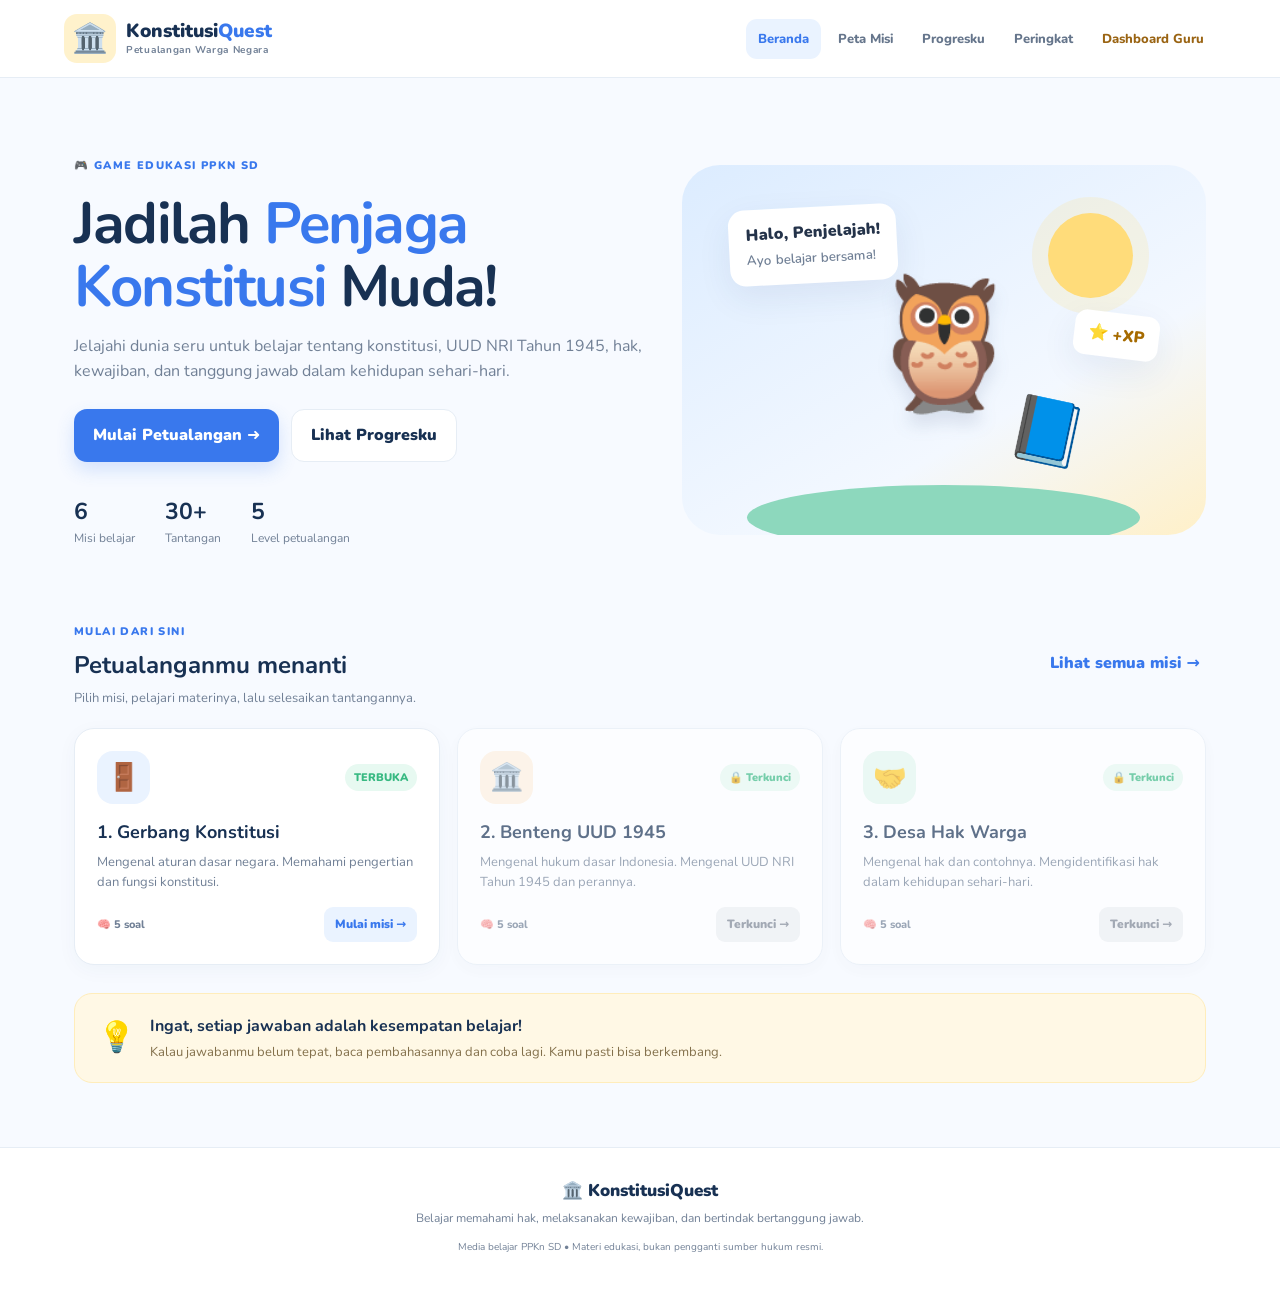
<file: index.html>
<!DOCTYPE html>
<html lang="id">
<head>
  <meta charset="UTF-8">
  <meta name="viewport" content="width=device-width, initial-scale=1">
  <meta name="description" content="Konstitusi Quest — game edukasi PPKn untuk siswa sekolah dasar.">
  <title>Konstitusi Quest | Petualangan Warga Negara</title>
  <link rel="stylesheet" href="style.css">
</head>
<body>
  <header class="topbar">
    <a class="brand" href="#" onclick="showPage('home');return false;"><span class="brand-mark">🏛️</span><span>Konstitusi<span class="brand-accent">Quest</span><small>Petualangan Warga Negara</small></span></a>
    <nav>
      <button class="nav-btn active" data-page="home" onclick="showPage('home')">Beranda</button>
      <button class="nav-btn" data-page="missions" onclick="showPage('missions')">Peta Misi</button>
      <button class="nav-btn" data-page="student" onclick="showPage('student')">Progresku</button>
      <button class="nav-btn" data-page="leaderboard" onclick="showPage('leaderboard')">Peringkat</button>
      <button class="nav-btn teacher-nav" data-page="teacher" onclick="showPage('teacher')">Dashboard Guru</button>
    </nav>
  </header>

  <main>
    <section id="page-home" class="page active">
      <div class="hero">
        <div class="hero-copy">
          <div class="eyebrow">🎮 GAME EDUKASI PPKn SD</div>
          <h1>Jadilah <span>Penjaga Konstitusi</span> Muda!</h1>
          <p>Jelajahi dunia seru untuk belajar tentang konstitusi, UUD NRI Tahun 1945, hak, kewajiban, dan tanggung jawab dalam kehidupan sehari-hari.</p>
          <div class="hero-actions">
            <button class="btn btn-primary" onclick="showPage('missions')">Mulai Petualangan <span>➜</span></button>
            <button class="btn btn-secondary" onclick="showPage('student')">Lihat Progresku</button>
          </div>
          <div class="hero-stats"><div><strong>6</strong><span>Misi belajar</span></div><div><strong>30+</strong><span>Tantangan</span></div><div><strong>5</strong><span>Level petualangan</span></div></div>
        </div>
        <div class="hero-art"><div class="sun"></div><div class="floating-card card-one">⭐ +XP</div><div class="mascot">🦉</div><div class="book">📘</div><div class="speech">Halo, Penjelajah!<br><small>Ayo belajar bersama!</small></div><div class="island"></div></div>
      </div>
      <div class="section-heading"><div><span class="eyebrow">MULAI DARI SINI</span><h2>Petualanganmu menanti</h2><p>Pilih misi, pelajari materinya, lalu selesaikan tantangannya.</p></div><button class="text-button" onclick="showPage('missions')">Lihat semua misi →</button></div>
      <div id="home-missions" class="mission-grid"></div>
      <div class="tip-banner"><div class="tip-icon">💡</div><div><strong>Ingat, setiap jawaban adalah kesempatan belajar!</strong><p>Kalau jawabanmu belum tepat, baca pembahasannya dan coba lagi. Kamu pasti bisa berkembang.</p></div></div>
    </section>

    <section id="page-missions" class="page">
      <div class="page-intro"><span class="eyebrow">PETA PETUALANGAN</span><h1>Enam Misi Penjaga Konstitusi</h1><p>Selesaikan misi secara berurutan untuk mengumpulkan XP dan membuka lencana.</p></div>
      <div class="progress-strip"><div><strong id="mission-count">0 dari 6 misi selesai</strong><span>Perjalananmu menjadi Penjaga Konstitusi Muda</span></div><div class="progress-track"><span id="overall-progress"></span></div></div>
      <div id="mission-grid" class="mission-grid"></div>
    </section>

    <section id="page-quiz" class="page">
      <button class="back-link" onclick="showPage('missions')">← Kembali ke peta misi</button>
      <div class="quiz-shell">
        <div class="quiz-top"><span id="quiz-mission-tag" class="eyebrow">MISI 1</span><span id="quiz-question-count">Soal 1 dari 5</span></div>
        <div class="progress-track quiz-progress"><span id="quiz-progress"></span></div>
        <div id="quiz-content"></div>
      </div>
    </section>

    <section id="page-result" class="page">
      <div class="result-card">
        <div id="result-emoji" class="result-emoji">🎉</div>
        <span class="eyebrow">MISI SELESAI</span>
        <h1 id="result-title">Kerja bagus!</h1>
        <p id="result-message">Kamu telah menyelesaikan tantangan.</p>
        <div class="score-circle"><strong id="result-score">0</strong><span>SKOR</span></div>
        <div class="result-stats"><div><strong id="result-correct">0/0</strong><span>Jawaban benar</span></div><div><strong id="result-xp">+0 XP</strong><span>XP didapat</span></div><div><strong id="result-badge">—</strong><span>Lencana</span></div></div>
        <div id="result-review" class="review-list"></div>
        <div class="hero-actions centered"><button class="btn btn-primary" onclick="showPage('missions')">Pilih Misi Berikutnya →</button><button class="btn btn-secondary" onclick="showPage('student')">Lihat Progresku</button></div>
      </div>
    </section>

    <section id="page-student" class="page">
      <div class="page-intro"><span class="eyebrow">DASHBOARD SISWA</span><h1>Halo, Penjelajah! 👋</h1><p>Perjalanan kecilmu hari ini adalah langkah besar untuk belajar menjadi warga negara yang bertanggung jawab.</p></div>
      <div class="profile-panel"><div class="avatar">🦉</div><div class="profile-info"><label for="student-name">Nama tampilan</label><div class="name-edit"><input id="student-name" maxlength="30" placeholder="Tulis nama panggilanmu"><button class="btn btn-small btn-primary" onclick="saveName()">Simpan</button></div><strong id="student-level">Penjelajah Konstitusi</strong><span id="student-xp">0 XP terkumpul</span></div><div class="level-medal">🏅<small>LEVEL</small><strong id="level-number">1</strong></div></div>
      <div class="dashboard-grid"><div class="stat-card"><span class="stat-icon">🗺️</span><strong id="student-completed">0/6</strong><span>Misi selesai</span></div><div class="stat-card"><span class="stat-icon">⭐</span><strong id="student-total-score">0%</strong><span>Rata-rata skor</span></div><div class="stat-card"><span class="stat-icon">🎖️</span><strong id="student-badges">0</strong><span>Lencana</span></div></div>
      <div class="section-heading"><div><h2>Catatan perjalanan</h2><p>Hasil terbaikmu di setiap misi.</p></div></div>
      <div id="student-history" class="history-list"></div>
      <div class="tip-banner"><div class="tip-icon">🌱</div><div><strong>Belajar itu proses, bukan perlombaan.</strong><p>Ulangi misi untuk melatih pemahamanmu. Skor terbaikmu akan tetap tercatat.</p></div></div>
    </section>

    <section id="page-leaderboard" class="page">
      <div class="page-intro"><span class="eyebrow">PAPAN PENCAPAIAN</span><h1>Hall of Explorers 🏆</h1><p>Apresiasi untuk semangat belajar dan pencapaian. Setiap orang punya kesempatan untuk berkembang!</p></div>
      <div class="leaderboard-card"><div class="leaderboard-head"><div><h2>Peringkat petualang</h2><p>Contoh peringkat pada perangkat ini</p></div><span class="pill">⭐ Berdasarkan XP</span></div><div id="leaderboard-list"></div><p class="small-note">Peringkat ini merupakan demo lokal. Untuk leaderboard bersama antarsiswa, hubungkan website ke backend dan database.</p></div>
    </section>

    <section id="page-teacher" class="page">
      <div class="page-intro"><span class="eyebrow">RUANG GURU</span><h1>Dashboard Guru 📊</h1><p>Pantau hasil latihan pada perangkat ini dan gunakan data contoh untuk mengenal fitur dashboard.</p></div>
      <div class="demo-warning">ℹ️ Mode demo: data tersimpan di browser yang sedang digunakan. Ini belum merupakan sistem kelas online dengan database bersama.</div>
      <div class="dashboard-grid teacher-stats"><div class="stat-card"><span class="stat-icon">👩‍🎓</span><strong id="teacher-student-count">1</strong><span>Profil lokal</span></div><div class="stat-card"><span class="stat-icon">📝</span><strong id="teacher-attempt-count">0</strong><span>Percobaan kuis</span></div><div class="stat-card"><span class="stat-icon">📈</span><strong id="teacher-average">0%</strong><span>Rata-rata skor</span></div></div>
      <div class="teacher-panel"><div class="section-heading"><div><h2>Ringkasan hasil per misi</h2><p>Gunakan hasil ini untuk menentukan materi yang perlu diulas kembali.</p></div><button class="btn btn-secondary btn-small" onclick="exportCSV()">Unduh laporan CSV</button></div><div id="teacher-mission-results"></div></div>
      <div class="teacher-panel"><h2>Materi pembelajaran</h2><p>Enam misi mengikuti urutan materi dari pengenalan konstitusi hingga sikap bertanggung jawab.</p><div id="teacher-material-list" class="material-list"></div></div>
    </section>
  </main>

  <footer><div class="footer-brand">🏛️ KonstitusiQuest</div><p>Belajar memahami hak, melaksanakan kewajiban, dan bertindak bertanggung jawab.</p><small>Media belajar PPKn SD • Materi edukasi, bukan pengganti sumber hukum resmi.</small></footer>
  <script src="script.js"></script>
</body>
</html>
</file>
<file: style.css>
@import url('https://fonts.googleapis.com/css2?family=Nunito:wght@400;500;600;700;800;900&display=swap');
:root{--navy:#183153;--blue:#3978ed;--blue-dark:#2458bd;--sky:#eaf3ff;--yellow:#ffc857;--coral:#ff786b;--green:#38b982;--ink:#24334a;--muted:#718096;--line:#e6edf5;--paper:#fff;--bg:#f7faff;--shadow:0 12px 34px rgba(34,67,112,.08)}
*{box-sizing:border-box}body{margin:0;background:var(--bg);color:var(--ink);font-family:'Nunito',system-ui,sans-serif;line-height:1.55}button,input{font:inherit}button{cursor:pointer}button:focus-visible,input:focus-visible{outline:3px solid #9fc1ff;outline-offset:2px}.topbar{height:auto;min-height:78px;padding:14px clamp(16px,5vw,72px);display:flex;align-items:center;justify-content:space-between;gap:20px;background:#fff;border-bottom:1px solid var(--line);position:sticky;top:0;z-index:10}.brand{display:flex;gap:10px;align-items:center;text-decoration:none;color:var(--navy);font-weight:900;font-size:19px;line-height:1.15}.brand-mark{font-size:29px;background:#fff2cc;border-radius:13px;padding:8px}.brand-accent{color:var(--blue)}.brand small{display:block;color:var(--muted);font-size:10px;letter-spacing:.7px;font-weight:700;margin-top:3px}.topbar nav{display:flex;gap:5px;flex-wrap:wrap;justify-content:flex-end}.nav-btn{border:0;background:transparent;color:#65758b;font-weight:800;font-size:13px;padding:10px 12px;border-radius:11px}.nav-btn:hover,.nav-btn.active{background:var(--sky);color:var(--blue)}.teacher-nav{color:#9a6413}.page{display:none;max-width:1240px;margin:auto;padding:38px clamp(16px,5vw,54px) 64px;min-height:65vh}.page.active{display:block}.hero{display:grid;grid-template-columns:1.05fr .95fr;align-items:center;gap:28px;padding:36px 0 50px}.eyebrow{display:inline-flex;align-items:center;color:var(--blue);font-size:11px;font-weight:900;letter-spacing:1.4px;text-transform:uppercase}.hero h1,.page-intro h1{font-size:clamp(34px,5vw,58px);line-height:1.08;color:var(--navy);letter-spacing:-1.8px;margin:16px 0}.hero h1 span{color:var(--blue)}.hero-copy>p,.page-intro p{font-size:16px;color:var(--muted);max-width:620px}.hero-actions{display:flex;gap:12px;flex-wrap:wrap;margin-top:25px}.btn{border:0;border-radius:13px;padding:13px 19px;font-weight:900;transition:transform .15s,box-shadow .15s}.btn:hover{transform:translateY(-2px)}.btn-primary{background:var(--blue);color:white;box-shadow:0 8px 18px #3978ed30}.btn-primary:hover{background:var(--blue-dark)}.btn-secondary{background:white;color:var(--navy);border:1px solid var(--line)}.btn-small{padding:8px 13px;font-size:12px;border-radius:9px}.hero-stats{display:flex;gap:30px;margin-top:32px}.hero-stats div{display:flex;flex-direction:column}.hero-stats strong{font-size:23px;color:var(--navy)}.hero-stats span{font-size:12px;color:var(--muted)}.hero-art{height:370px;position:relative;background:linear-gradient(150deg,#dcecff,#f3f8ff 65%,#fff0c8);border-radius:38px;overflow:hidden;display:flex;align-items:center;justify-content:center}.sun{position:absolute;right:14%;top:13%;width:85px;height:85px;border-radius:50%;background:#ffdc7a;box-shadow:0 0 0 16px #ffdc7a30}.mascot{font-size:130px;z-index:2;filter:drop-shadow(0 12px 8px #35537a20);transform:translateY(-5px)}.book{position:absolute;font-size:62px;bottom:55px;right:23%;transform:rotate(12deg)}.island{position:absolute;width:75%;height:65px;bottom:-15px;background:#8dd8bd;border-radius:50%}.speech{position:absolute;z-index:3;top:42px;left:9%;background:white;padding:13px 17px;border-radius:16px;font-weight:900;box-shadow:var(--shadow);transform:rotate(-3deg)}.speech small{font-weight:600;color:var(--muted)}.floating-card{position:absolute;z-index:3;right:9%;top:40%;background:white;border-radius:12px;padding:10px 14px;font-weight:900;color:#a66b00;box-shadow:var(--shadow);transform:rotate(7deg)}.section-heading{display:flex;align-items:center;justify-content:space-between;gap:15px;margin:20px 0}.section-heading h2,.teacher-panel h2,.leaderboard-head h2{margin:4px 0;color:var(--navy);font-size:24px}.section-heading p,.leaderboard-head p{margin:0;color:var(--muted);font-size:13px}.text-button,.back-link{background:none;border:0;color:var(--blue);font-weight:900}.mission-grid{display:grid;grid-template-columns:repeat(3,minmax(0,1fr));gap:17px}.mission-card{position:relative;background:white;border:1px solid var(--line);border-radius:20px;padding:22px;box-shadow:0 5px 20px #1f47700a;display:flex;flex-direction:column;min-height:235px;transition:transform .18s,box-shadow .18s}.mission-card:hover{transform:translateY(-3px);box-shadow:var(--shadow)}.mission-card.locked{opacity:.68}.mission-top{display:flex;justify-content:space-between;align-items:center}.mission-icon{width:53px;height:53px;display:grid;place-items:center;border-radius:16px;background:var(--mission-bg,#eaf3ff);font-size:27px}.mission-status{font-size:11px;font-weight:900;color:var(--green);background:#e7f9f1;padding:5px 9px;border-radius:20px}.mission-card h3{margin:15px 0 5px;color:var(--navy);font-size:18px}.mission-card p{color:var(--muted);font-size:13px;margin:0 0 15px;flex:1}.mission-foot{display:flex;align-items:center;justify-content:space-between;gap:8px;color:var(--muted);font-size:11px;font-weight:800}.mini-btn{border:0;border-radius:9px;padding:8px 11px;background:var(--sky);color:var(--blue);font-size:12px;font-weight:900}.mini-btn:disabled{background:#eef0f3;color:#7b8492;cursor:not-allowed}.tip-banner{display:flex;align-items:center;gap:15px;margin-top:28px;padding:20px 23px;background:#fff8e5;border:1px solid #ffedbb;border-radius:18px}.tip-icon{font-size:30px}.tip-banner strong{color:var(--navy)}.tip-banner p{margin:3px 0 0;color:#83704b;font-size:13px}.page-intro{margin:10px 0 27px}.page-intro h1{font-size:clamp(30px,4vw,43px);margin:9px 0}.progress-strip{background:white;border:1px solid var(--line);padding:18px 22px;border-radius:17px;display:flex;align-items:center;justify-content:space-between;gap:24px;margin-bottom:22px}.progress-strip div:first-child{display:flex;flex-direction:column}.progress-strip strong{color:var(--navy)}.progress-strip span{font-size:12px;color:var(--muted)}.progress-track{height:9px;background:#edf1f7;border-radius:20px;overflow:hidden;width:38%;min-width:110px}.progress-track span{display:block;height:100%;width:0;background:linear-gradient(90deg,var(--blue),#69b5ff);border-radius:20px;transition:width .3s}.back-link{margin-bottom:15px}.quiz-shell{max-width:760px;margin:0 auto;background:white;border:1px solid var(--line);border-radius:25px;padding:clamp(20px,4vw,38px);box-shadow:var(--shadow)}.quiz-top{display:flex;justify-content:space-between;gap:10px;align-items:center;font-size:12px;font-weight:900;color:var(--muted)}.quiz-progress{width:100%;margin:13px 0 25px}.quiz-question{font-size:clamp(21px,3vw,29px);line-height:1.3;color:var(--navy);margin:0 0 23px}.scenario{background:#f3f7ff;padding:15px 17px;border-radius:13px;margin-bottom:18px;color:#526783;font-size:14px}.answer-options{display:grid;gap:11px}.answer-option{display:flex;align-items:center;gap:12px;width:100%;text-align:left;border:2px solid var(--line);background:#fff;border-radius:14px;padding:14px;color:var(--ink);font-weight:800}.answer-option .letter{flex:0 0 31px;height:31px;display:grid;place-items:center;border-radius:9px;background:#f0f4fa;color:#6a7d94}.answer-option.selected{border-color:var(--blue);background:#f1f6ff}.answer-option.correct{border-color:var(--green);background:#edfff6}.answer-option.wrong{border-color:var(--coral);background:#fff2f0}.feedback{padding:15px 17px;margin-top:17px;border-radius:13px;background:#f1f8ff}.feedback.good{background:#eafaf2}.feedback.bad{background:#fff2f0}.feedback strong{display:block;margin-bottom:4px}.feedback p{margin:0;font-size:13px}.quiz-actions{display:flex;justify-content:space-between;gap:10px;margin-top:23px}.result-card{max-width:790px;margin:10px auto;background:white;border:1px solid var(--line);border-radius:26px;padding:clamp(22px,5vw,42px);text-align:center;box-shadow:var(--shadow)}.result-emoji{font-size:55px}.result-card h1{margin:7px 0;color:var(--navy);font-size:34px}.result-card>p{color:var(--muted)}.score-circle{width:125px;height:125px;border-radius:50%;margin:22px auto;background:var(--sky);border:8px solid #d1e4ff;display:flex;flex-direction:column;align-items:center;justify-content:center;color:var(--blue)}.score-circle strong{font-size:35px;line-height:1}.score-circle span{font-size:10px;font-weight:900;letter-spacing:1px}.result-stats,.dashboard-grid{display:grid;grid-template-columns:repeat(3,minmax(0,1fr));gap:13px}.result-stats>div,.stat-card{padding:16px;background:#f8faff;border:1px solid var(--line);border-radius:15px;display:flex;flex-direction:column}.result-stats strong,.stat-card strong{font-size:22px;color:var(--navy)}.result-stats span,.stat-card span:last-child{font-size:12px;color:var(--muted)}.review-list{text-align:left;margin:25px 0}.review-list h3{color:var(--navy)}.review-item{border:1px solid var(--line);border-radius:13px;padding:14px;margin:10px 0}.review-item strong{display:block;color:var(--navy);font-size:14px}.review-item p{margin:5px 0 0;color:var(--muted);font-size:13px}.centered{justify-content:center}.profile-panel{display:flex;align-items:center;gap:18px;background:white;border:1px solid var(--line);border-radius:20px;padding:22px;margin-bottom:18px}.avatar{width:72px;height:72px;display:grid;place-items:center;font-size:40px;background:#fff2cc;border-radius:20px}.profile-info{flex:1;display:flex;flex-direction:column;gap:5px}.profile-info label{font-size:11px;font-weight:900;color:var(--muted)}.profile-info input{border:1px solid var(--line);border-radius:9px;padding:8px 10px;max-width:260px}.name-edit{display:flex;gap:7px;flex-wrap:wrap}.profile-info>strong{color:var(--blue);font-size:13px}.profile-info>span{color:var(--muted);font-size:12px}.level-medal{width:67px;height:77px;background:#fff8e5;border-radius:16px;display:flex;flex-direction:column;align-items:center;justify-content:center;font-size:23px}.level-medal small{font-size:9px;font-weight:900;color:#96701b}.level-medal strong{font-size:14px;color:#96701b}.dashboard-grid{margin:18px 0}.stat-card{align-items:flex-start;gap:4px}.stat-icon{font-size:24px;margin-bottom:5px}.history-list,.leaderboard-card,.teacher-panel{background:white;border:1px solid var(--line);border-radius:18px;padding:22px;margin-top:16px}.history-row{display:grid;grid-template-columns:1fr auto;gap:10px;align-items:center;padding:13px 0;border-bottom:1px solid var(--line)}.history-row:last-child{border-bottom:0}.history-row strong{display:block;color:var(--navy);font-size:14px}.history-row small{color:var(--muted)}.score-pill,.pill{border-radius:10px;background:#eafaf2;color:#17865d;padding:6px 10px;font-weight:900;font-size:12px}.leaderboard-head{display:flex;justify-content:space-between;gap:15px;align-items:center;margin-bottom:12px}.pill{background:#fff6dc;color:#9a6a05;white-space:nowrap}.leader-row{display:grid;grid-template-columns:38px 1fr auto;gap:12px;align-items:center;padding:13px;border-bottom:1px solid var(--line)}.leader-row:last-child{border-bottom:0}.rank{width:32px;height:32px;border-radius:10px;background:#f0f4fa;display:grid;place-items:center;font-weight:900;color:#60738b}.leader-row:nth-child(1) .rank{background:#fff1bd;color:#a56b00}.leader-row:nth-child(2) .rank{background:#e8eef6}.leader-row:nth-child(3) .rank{background:#fce8d7;color:#a05b2c}.leader-name{font-weight:900;color:var(--navy)}.leader-detail{font-size:11px;color:var(--muted)}.leader-xp{font-weight:900;color:var(--blue)}.small-note{font-size:11px;color:var(--muted);margin:17px 0 0}.demo-warning{padding:14px 17px;background:#fff8e5;border:1px solid #ffedbb;border-radius:13px;color:#7b6227;font-size:13px}.teacher-panel{padding:23px}.teacher-panel .section-heading{margin-top:0}.teacher-mission-row{padding:14px 0;border-bottom:1px solid var(--line)}.teacher-mission-row:last-child{border-bottom:0}.teacher-mission-top{display:flex;justify-content:space-between;gap:10px;font-size:13px;font-weight:900;color:var(--navy)}.teacher-mission-row .progress-track{width:100%;margin-top:9px}.teacher-mission-row small{color:var(--muted)}.material-list{display:grid;grid-template-columns:repeat(2,minmax(0,1fr));gap:10px;margin-top:15px}.material-item{padding:12px;background:#f8faff;border-radius:12px;font-size:13px;font-weight:800}.material-item span{margin-right:8px}.empty-state{text-align:center;padding:25px;color:var(--muted);font-size:13px}footer{text-align:center;padding:30px 16px 38px;background:white;border-top:1px solid var(--line);color:var(--muted)}.footer-brand{font-weight:900;color:var(--navy);font-size:17px}footer p{margin:5px 0;font-size:12px}footer small{font-size:10px}
@media(max-width:900px){.topbar{align-items:flex-start;flex-direction:column;gap:10px}.topbar nav{justify-content:flex-start;width:100%}.nav-btn{padding:8px 10px}.hero{grid-template-columns:1fr;padding-top:20px}.hero-art{height:290px;grid-row:1}.mission-grid{grid-template-columns:repeat(2,minmax(0,1fr))}.hero-copy{padding-bottom:10px}}
@media(max-width:560px){.topbar{position:relative}.topbar nav{display:grid;grid-template-columns:repeat(3,1fr)}.nav-btn{font-size:11px;padding:8px 4px}.page{padding-top:24px}.hero h1{font-size:38px}.hero-art{height:240px;border-radius:25px}.mascot{font-size:95px}.speech{font-size:12px;top:25px}.book{font-size:48px;bottom:38px}.hero-stats{gap:20px}.mission-grid{grid-template-columns:1fr}.mission-card{min-height:200px}.section-heading{align-items:flex-start}.section-heading h2{font-size:21px}.progress-strip{align-items:flex-start;flex-direction:column;gap:12px}.progress-strip .progress-track{width:100%}.result-stats,.dashboard-grid{gap:7px}.result-stats>div,.stat-card{padding:11px}.result-stats strong,.stat-card strong{font-size:18px}.result-stats span,.stat-card span:last-child{font-size:10px}.profile-panel{align-items:flex-start;padding:15px;gap:12px}.avatar{width:53px;height:53px;font-size:30px}.level-medal{width:51px;height:64px}.name-edit input{max-width:100%;width:150px}.leaderboard-head{align-items:flex-start;flex-direction:column}.material-list{grid-template-columns:1fr}.quiz-shell{padding:18px}.quiz-actions .btn{padding:11px 13px}.hero-actions .btn{width:100%}}
</file>
